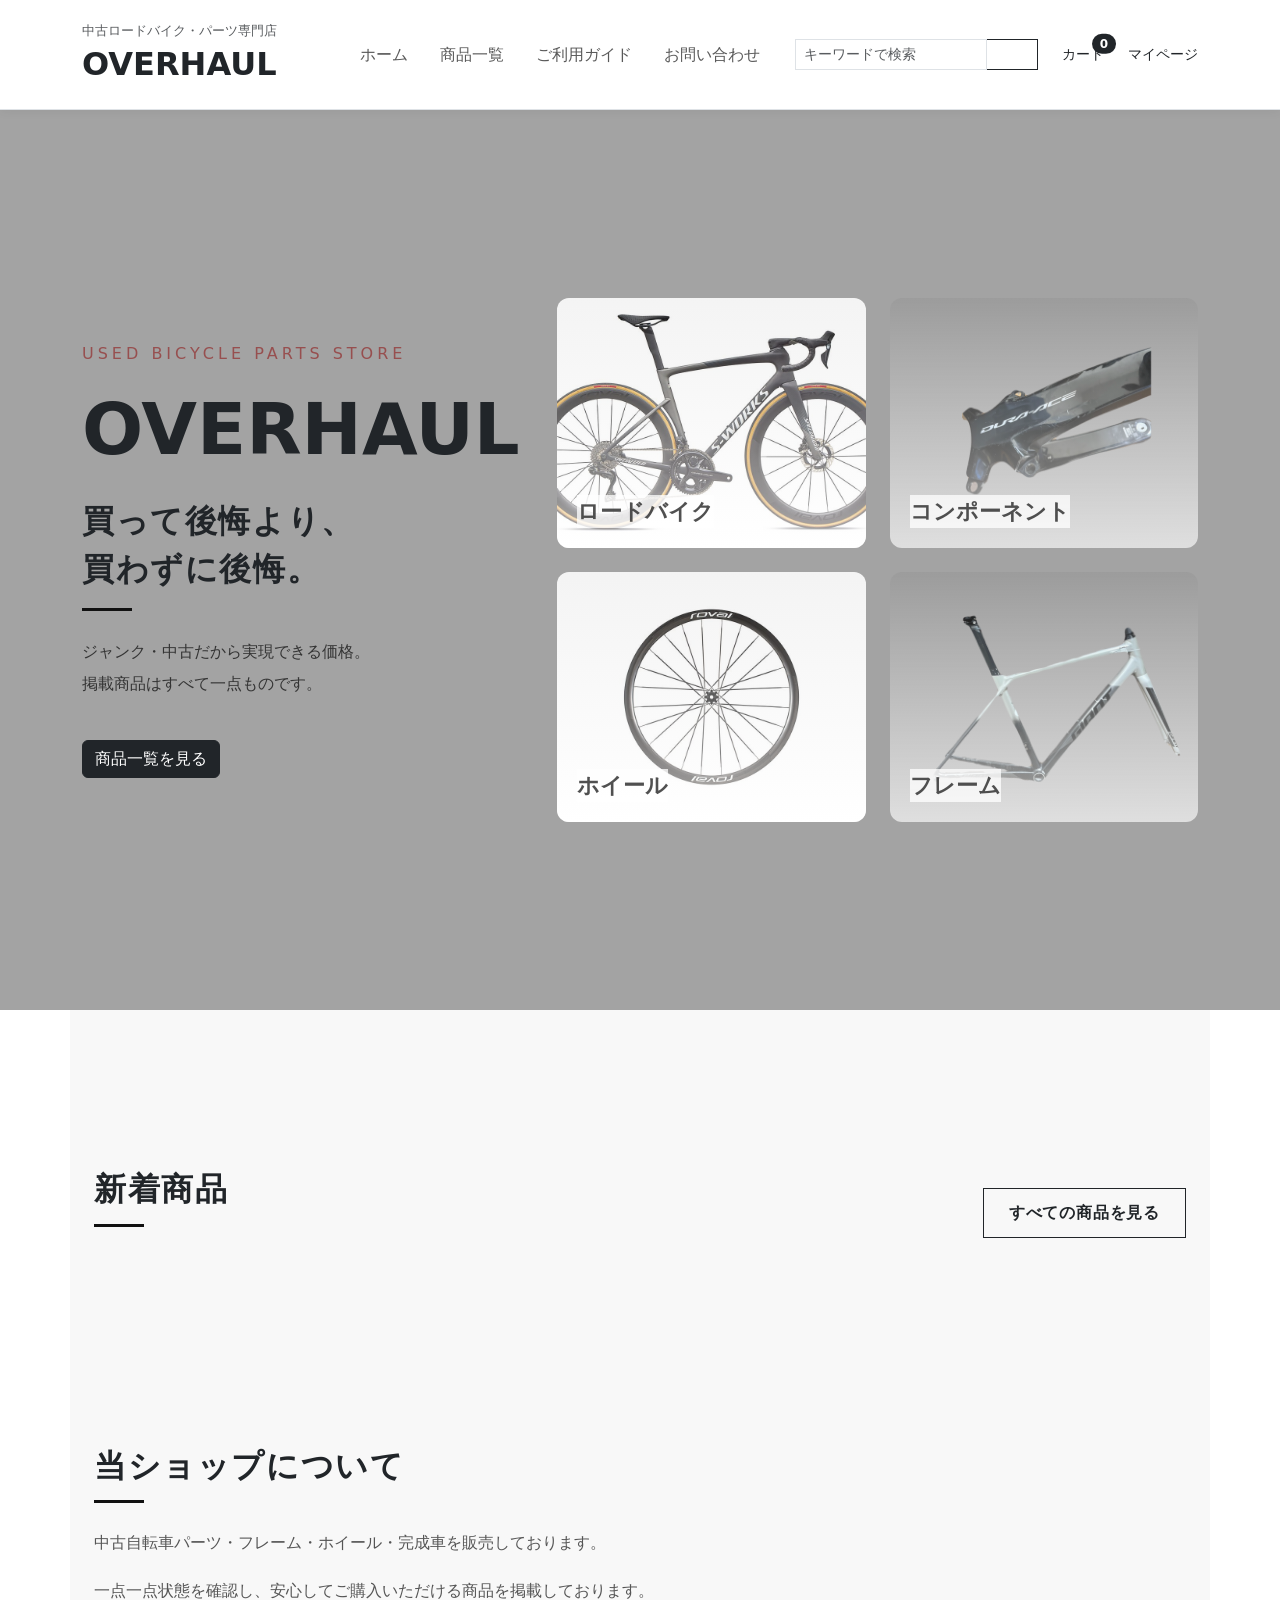
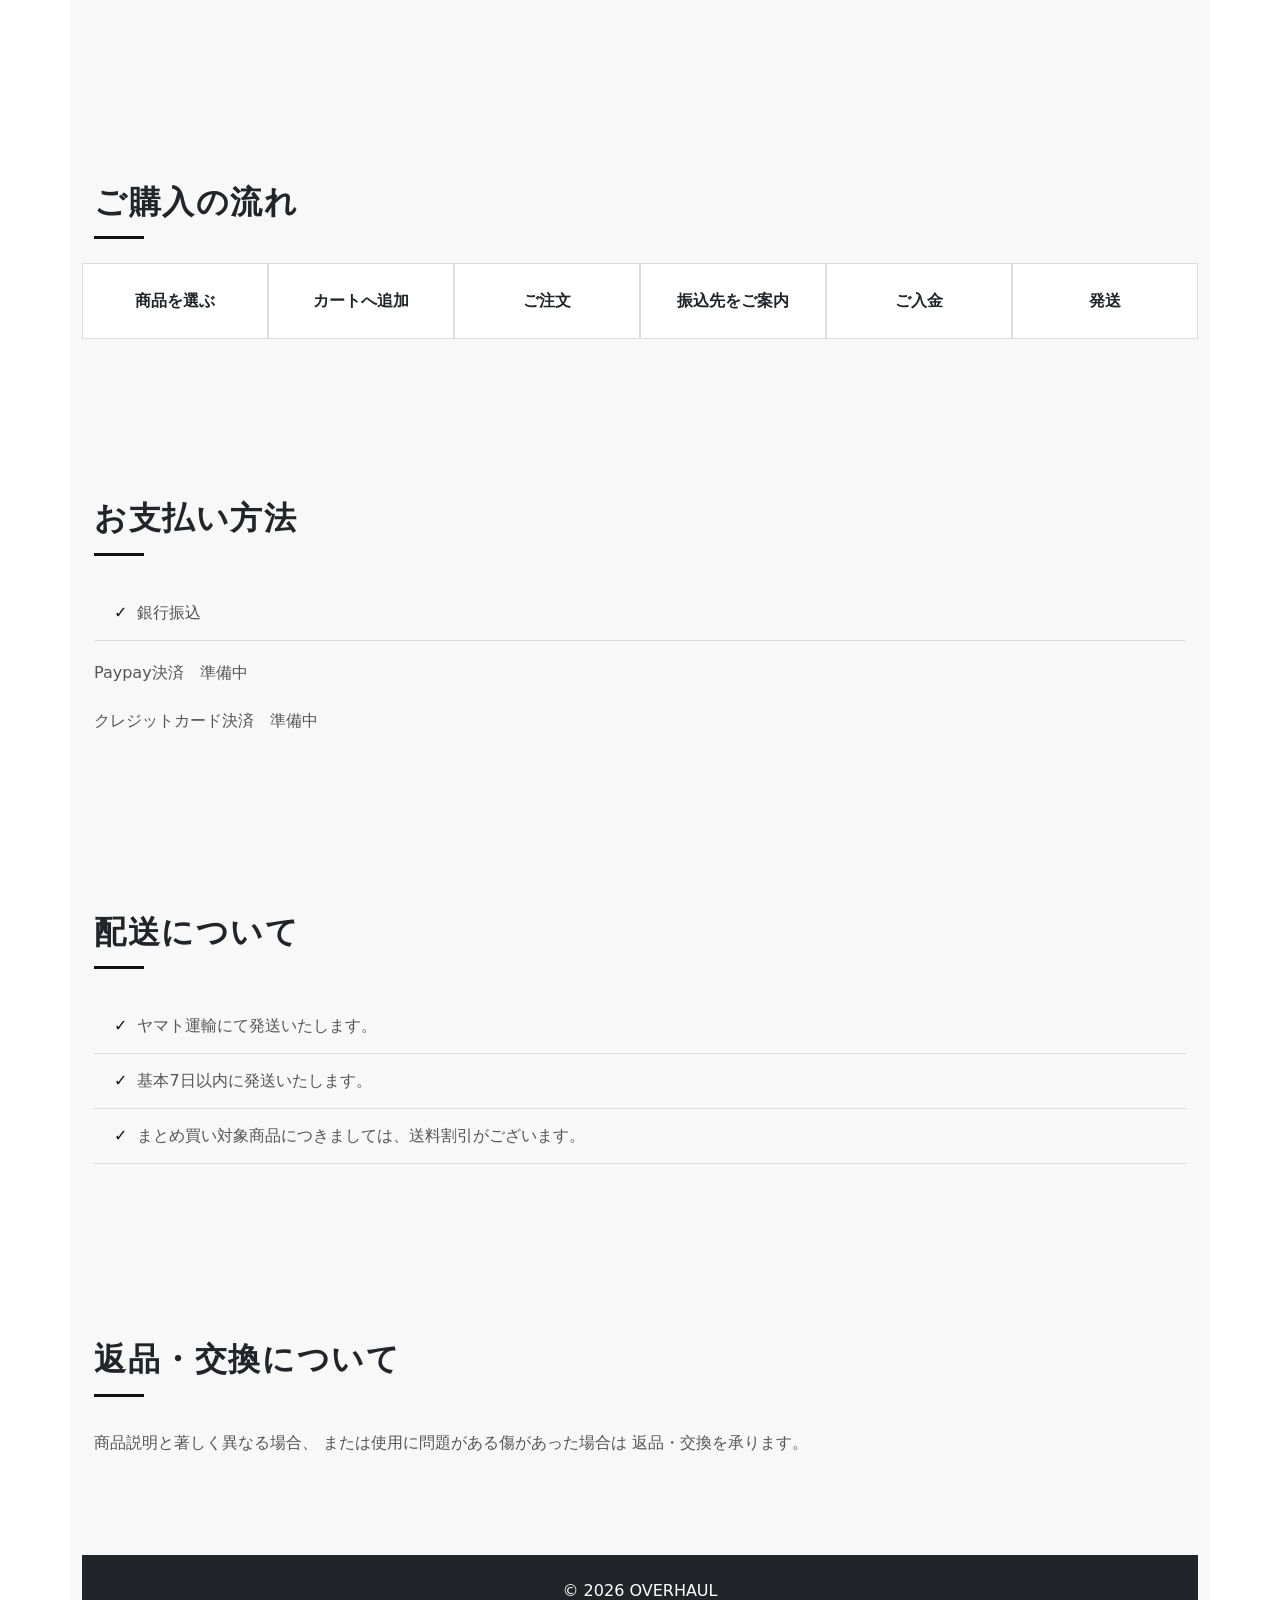
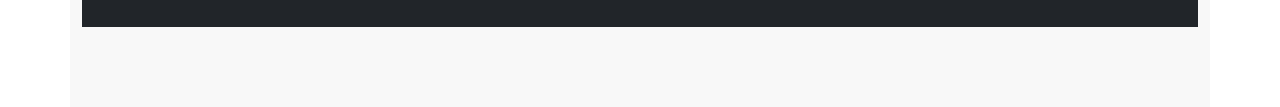
<file: ec-site/frontend/index.html>
<!DOCTYPE html>
<html lang="ja">

<head>
    <meta charset="UTF-8">
    <meta name="viewport" content="width=device-width, initial-scale=1.0">

    <title>OVERHAUL | 中古自転車パーツ専門店</title>

    <link href="https://cdn.jsdelivr.net/npm/bootstrap@5.3.7/dist/css/bootstrap.min.css" rel="stylesheet">
    <link rel="stylesheet" href="css/index.css">
    <link rel="stylesheet" href="css/nav.css">


</head>

<body>

    <!-- ナビゲーション -->
    <div id="navbar-container"></div>
    <!-- ヒーロー -->
    <section class="hero">

        <div class="container">

            <div class="row align-items-center gy-5">

                <!-- 左 -->
                <div class="col-lg-5">

                    <span class="hero-subtitle">
                        USED BICYCLE PARTS STORE
                    </span>

                    <h1>OVERHAUL</h1>

                    <h2>
                        買って後悔より、<br>
                        買わずに後悔。
                    </h2>

                    <p>
                        ジャンク・中古だから実現できる価格。<br>
                        掲載商品はすべて一点ものです。
                    </p>

                    <a href="products.html" class="btn btn-dark">
                        商品一覧を見る
                    </a>

                </div>

                <!-- 右 -->
                <div class="col-lg-7">

                    <div class="row g-4">

                        <div class="col-6">
                            <a href="products.html?category=ロードバイク" class="hero-category">
                                <img src="assets/images/hero/94927-02_TARMAC-SL9-SW-DI2-CARB-WHT_HERO.jpg" alt="ロードバイク">
                                <span>ロードバイク</span>
                            </a>
                        </div>

                        <div class="col-6">
                            <a href="products.html?category=コンポーネント" class="hero-category">
                                <img src="assets/images/hero/Dura-crank.png" alt="コンポーネント">
                                <span>コンポーネント</span>
                            </a>
                        </div>

                        <div class="col-6">
                            <a href="products.html?category=ホイール" class="hero-category">
                                <img src="assets/images/hero/30026-600_WHL_ALPINIST-CLX-III-700C-FRONT-GLOSS-CARBON-GLOSS_REAR-SIDE.jpg"
                                    alt="ホイール">
                                <span>ホイール</span>
                            </a>
                        </div>

                        <div class="col-6">
                            <a href="products.html?category=フレーム" class="hero-category">
                                <img src="assets/images/hero/road-frame.png" alt="フレーム">
                                <span>フレーム</span>
                            </a>
                        </div>

                    </div>

                </div>

            </div>

        </div>

    </section>







    <!-- 新着商品 -->

    <section class="container py-5">
        <section class="container py-5">

            <div class="d-flex justify-content-between align-items-center mb-4">

                <h2>新着商品</h2>

                <a href="products.html" class="btn btn-outline-dark">
                    すべての商品を見る
                </a>

            </div>

            <!-- 商品カード表示エリア -->
            <div class="row g-4" id="product-list">
            </div>

        </section>

        <!-- ショップ紹介 -->

        <section class="container py-5">

            <h2 class="mb-4">
                当ショップについて
            </h2>

            <p>

                中古自転車パーツ・フレーム・ホイール・完成車を販売しております。

            </p>

            <p>

                一点一点状態を確認し、安心してご購入いただける商品を掲載しております。

            </p>

        </section>

        <!-- ご購入の流れ -->

        <section class="container py-5">

            <h2 class="mb-4">

                ご購入の流れ

            </h2>

            <div class="row text-center">

                <div class="col-md-2">

                    商品を選ぶ

                </div>

                <div class="col-md-2">

                    カートへ追加

                </div>

                <div class="col-md-2">

                    ご注文

                </div>

                <div class="col-md-2">

                    振込先をご案内

                </div>

                <div class="col-md-2">

                    ご入金

                </div>

                <div class="col-md-2">

                    発送

                </div>

            </div>

        </section>

        <!-- お支払い -->

        <section class="container py-5">

            <h2>

                お支払い方法

            </h2>

            <ul>

                <li>銀行振込</li>

            </ul>

            <p>Paypay決済　準備中</p>
            <p>クレジットカード決済　準備中</p>
        </section>

        <!-- 配送 -->

        <section class="container py-5">

            <h2>

                配送について

            </h2>

            <ul>

                <li>ヤマト運輸にて発送いたします。</li>

                <li>基本7日以内に発送いたします。</li>

                <li>まとめ買い対象商品につきましては、送料割引がございます。</li>

            </ul>

        </section>

        <!-- 返品 -->

        <section class="container py-5">

            <h2>

                返品・交換について

            </h2>

            <p>

                商品説明と著しく異なる場合、
                または使用に問題がある傷があった場合は
                返品・交換を承ります。

            </p>

        </section>



        <!-- フッター -->

        <footer class="bg-dark text-white py-4">

            <div class="container text-center">

                © 2026 OVERHAUL

            </div>

        </footer>
        <script src="js/common.js"></script>
        <script src="js/index.js"></script>
        <script src="https://cdn.jsdelivr.net/npm/bootstrap@5.3.7/dist/js/bootstrap.bundle.min.js"></script>

</body>

</html>
</file>
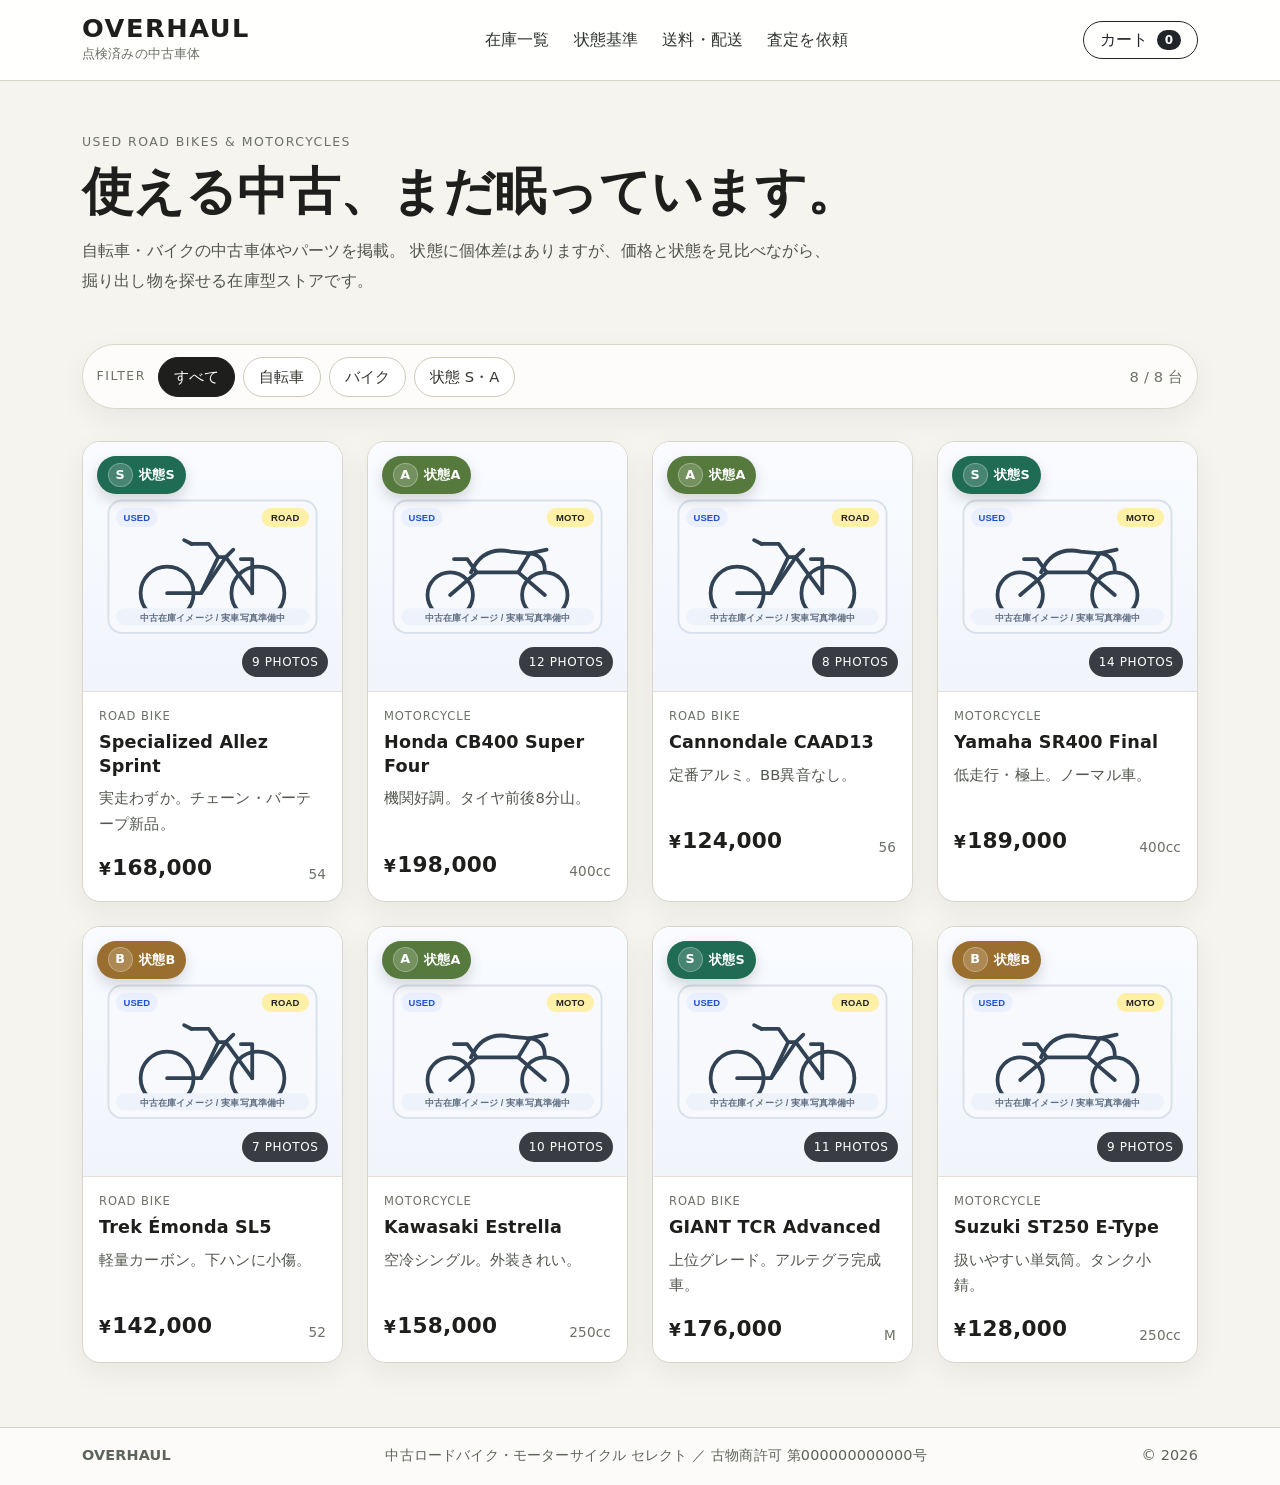
<file: 初期構成/mock.html>
<!DOCTYPE html>
<html lang="ja">

<head>
  <meta charset="UTF-8" />
  <meta name="viewport" content="width=device-width, initial-scale=1.0" />
  <title>OVERHAUL — 点検済みの中古車体</title>

  <!-- Bootstrap 5 -->
  <link href="https://cdn.jsdelivr.net/npm/bootstrap@5.3.3/dist/css/bootstrap.min.css" rel="stylesheet" />

  <style>
    :root {
      --bg: #f6f4ef;
      --panel: #ffffff;
      --line: #d9d5ca;
      --text: #1e1f1c;
      --muted: #6c7167;
      --accent: #2f5d50;
      --accent-2: #8a6430;
      --grade-s: #1f6b54;
      --grade-a: #567a3d;
      --grade-b: #9a6e2e;
      --grade-c: #8c4f39;
      --soft: #f1eee7;
      --shadow: 0 10px 30px rgba(0, 0, 0, .06);
      --radius: 18px;
      --ease: cubic-bezier(.2, .8, .2, 1);
    }

    body {
      background: var(--bg);
      color: var(--text);
      font-family:
        "Noto Sans JP",
        "Hiragino Sans",
        "Yu Gothic",
        "Meiryo",
        system-ui,
        -apple-system,
        sans-serif;
      letter-spacing: .01em;
    }

    a {
      color: inherit;
      text-decoration: none;
    }

    .mono {
      font-variant-numeric: tabular-nums;
      font-feature-settings: "tnum" 1;
    }

    .site-header {
      background: rgba(255, 255, 255, .92);
      backdrop-filter: blur(8px);
      border-bottom: 1px solid var(--line);
    }

    .brand {
      cursor: pointer;
      user-select: none;
    }

    .brand-main {
      font-size: 1.6rem;
      font-weight: 900;
      letter-spacing: .06em;
      line-height: 1;
    }

    .brand-sub {
      color: var(--muted);
      font-size: .82rem;
      margin-top: .15rem;
      display: block;
    }

    .nav-link-custom {
      color: #30352f;
      font-weight: 500;
      position: relative;
    }

    .nav-link-custom:hover {
      color: var(--accent);
    }

    .hero-box {
      padding: 3rem 0 2rem;
    }

    .eyebrow {
      display: inline-block;
      font-size: .78rem;
      text-transform: uppercase;
      letter-spacing: .12em;
      color: var(--muted);
      margin-bottom: .75rem;
    }

    .hero-title {
      font-size: clamp(2rem, 4vw, 3.3rem);
      line-height: 1.1;
      font-weight: 900;
      margin-bottom: 1rem;
    }

    .hero-copy {
      max-width: 760px;
      color: #4f544c;
      line-height: 1.9;
      font-size: 1rem;
    }

    .filter-bar {
      background: rgba(255, 255, 255, .78);
      border: 1px solid var(--line);
      border-radius: 999px;
      padding: .7rem .85rem;
      box-shadow: var(--shadow);
      margin-bottom: 2rem;
    }

    .filter-label {
      font-size: .78rem;
      color: var(--muted);
      letter-spacing: .12em;
      margin-right: .25rem;
      white-space: nowrap;
    }

    .chip {
      border-radius: 999px;
      border: 1px solid #cfc9bb;
      background: #fff;
      color: #34362f;
      padding: .5rem .95rem;
      font-size: .92rem;
      transition: .22s var(--ease);
    }

    .chip:hover {
      transform: translateY(-1px);
      border-color: var(--accent);
      color: var(--accent);
    }

    .chip.on {
      background: var(--text);
      border-color: var(--text);
      color: #fff;
    }

    .count-text {
      color: var(--muted);
      font-size: .92rem;
      white-space: nowrap;
    }

    .stock-card {
      border: 1px solid var(--line);
      border-radius: var(--radius);
      overflow: hidden;
      background: var(--panel);
      box-shadow: var(--shadow);
      cursor: pointer;
      transition: .28s var(--ease);
      opacity: 0;
      transform: translateY(14px);
      height: 100%;
    }

    .stock-card.in {
      opacity: 1;
      transform: translateY(0);
    }

    .stock-card:hover {
      transform: translateY(-4px);
      box-shadow: 0 18px 36px rgba(0, 0, 0, .09);
    }

    .stock-card:focus-visible {
      outline: 3px solid rgba(47, 93, 80, .22);
      outline-offset: 2px;
    }

    .shot {
      position: relative;
      background:
        linear-gradient(180deg, #f9fbff 0%, #f1f5fb 100%);
      padding: 1rem;
      border-bottom: 1px solid #e5e1d7;
      min-height: 250px;
      display: flex;
      align-items: center;
      justify-content: center;
    }

    .grade-badge {
      position: absolute;
      top: 14px;
      left: 14px;
      z-index: 2;
      display: inline-flex;
      align-items: center;
      gap: .4rem;
      padding: .42rem .68rem;
      border-radius: 999px;
      color: #fff;
      font-weight: 800;
      font-size: .8rem;
      box-shadow: 0 6px 14px rgba(0, 0, 0, .15);
    }

    .g-S .grade-badge {
      background: var(--grade-s);
    }

    .g-A .grade-badge {
      background: var(--grade-a);
    }

    .g-B .grade-badge {
      background: var(--grade-b);
    }

    .g-C .grade-badge {
      background: var(--grade-c);
    }

    .grade-dot {
      width: 1.55rem;
      height: 1.55rem;
      border-radius: 50%;
      display: grid;
      place-items: center;
      background: rgba(255, 255, 255, .18);
      border: 1px solid rgba(255, 255, 255, .28);
      font-size: .8rem;
      line-height: 1;
    }

    .photo-tag {
      position: absolute;
      right: 14px;
      bottom: 14px;
      z-index: 2;
      border-radius: 999px;
      padding: .36rem .6rem;
      background: rgba(32, 36, 42, .88);
      color: #fff;
      font-size: .75rem;
      letter-spacing: .05em;
    }

    .card-body-custom {
      padding: 1rem 1rem 1.05rem;
    }

    .card-type {
      color: var(--muted);
      text-transform: uppercase;
      letter-spacing: .08em;
      font-size: .72rem;
      margin-bottom: .35rem;
    }

    .card-title-custom {
      font-weight: 800;
      font-size: 1.1rem;
      line-height: 1.35;
      margin-bottom: .45rem;
    }

    .card-state {
      color: #53584f;
      font-size: .92rem;
      line-height: 1.7;
      min-height: 3.2em;
      margin-bottom: 1rem;
    }

    .card-foot {
      display: flex;
      justify-content: space-between;
      align-items: end;
      gap: 1rem;
    }

    .price {
      font-size: 1.35rem;
      font-weight: 900;
      letter-spacing: .01em;
    }

    .yen {
      font-size: .78em;
      margin-right: .08em;
    }

    .spec {
      color: var(--muted);
      font-size: .85rem;
    }

    .view {
      display: none;
    }

    .view.active {
      display: block;
    }

    .back-link {
      display: inline-flex;
      align-items: center;
      gap: .45rem;
      margin-bottom: 1rem;
      color: #495048;
      font-weight: 600;
      cursor: pointer;
    }

    .back-link:hover {
      color: var(--accent);
    }

    .detail-panel,
    .detail-side {
      background: var(--panel);
      border: 1px solid var(--line);
      border-radius: var(--radius);
      box-shadow: var(--shadow);
    }

    .detail-panel {
      padding: 1rem;
    }

    .main-shot {
      background: linear-gradient(180deg, #f9fbff 0%, #f2f6fb 100%);
      border: 1px solid #e4e0d6;
      border-radius: 16px;
      min-height: 360px;
      display: grid;
      place-items: center;
      padding: 1rem;
    }

    .thumb {
      background: linear-gradient(180deg, #f9fbff 0%, #f2f6fb 100%);
      border: 1px solid #ddd8cb;
      border-radius: 14px;
      padding: .5rem;
      cursor: pointer;
      transition: .2s var(--ease);
      min-height: 92px;
      display: grid;
      place-items: center;
    }

    .thumb.on,
    .thumb:hover {
      border-color: var(--accent);
      box-shadow: 0 0 0 2px rgba(47, 93, 80, .10) inset;
    }

    .detail-side {
      padding: 1.4rem;
    }

    .d-type {
      color: var(--muted);
      text-transform: uppercase;
      letter-spacing: .08em;
      font-size: .78rem;
      margin-bottom: .45rem;
    }

    .d-title {
      font-size: clamp(1.7rem, 3vw, 2.4rem);
      font-weight: 900;
      line-height: 1.2;
      margin-bottom: .55rem;
    }

    .d-year {
      color: #4f544c;
      margin-bottom: .9rem;
    }

    .d-price {
      font-size: 2rem;
      font-weight: 900;
      line-height: 1;
      margin-bottom: .3rem;
    }

    .d-tax {
      color: var(--muted);
      font-size: .9rem;
      margin-bottom: 1.25rem;
    }

    .facts {
      display: grid;
      grid-template-columns: repeat(3, 1fr);
      gap: .75rem;
      margin-bottom: 1.2rem;
    }

    .fact {
      border: 1px solid #e3ded2;
      background: #faf8f3;
      border-radius: 14px;
      padding: .85rem .9rem;
    }

    .fact .k {
      color: var(--muted);
      font-size: .76rem;
      margin-bottom: .28rem;
    }

    .fact .v {
      font-weight: 700;
      font-size: .95rem;
    }

    .karte {
      border: 1px solid #e1ddd1;
      border-radius: 16px;
      padding: 1rem;
      background: #fcfbf8;
      margin-bottom: 1.2rem;
    }

    .karte-head {
      display: flex;
      align-items: center;
      gap: 1rem;
      margin-bottom: 1rem;
    }

    .ring {
      position: relative;
      width: 64px;
      height: 64px;
      flex: 0 0 auto;
    }

    .ring svg {
      width: 64px;
      height: 64px;
      display: block;
    }

    .ring b {
      position: absolute;
      inset: 0;
      display: grid;
      place-items: center;
      font-size: 1.05rem;
      font-weight: 900;
    }

    .kt {
      font-weight: 800;
      margin-bottom: .2rem;
    }

    .kd {
      color: var(--muted);
      font-size: .9rem;
    }

    .krow {
      display: grid;
      grid-template-columns: 88px 1fr 1.4fr;
      gap: .8rem;
      align-items: center;
      padding: .7rem 0;
      border-top: 1px dashed #ddd6c8;
    }

    .krow:first-of-type {
      border-top: 0;
    }

    .cat {
      font-weight: 700;
      font-size: .92rem;
    }

    .meter {
      height: 10px;
      border-radius: 999px;
      background: #e7e2d7;
      overflow: hidden;
      position: relative;
    }

    .meter i {
      display: block;
      width: 0;
      height: 100%;
      border-radius: inherit;
      background: linear-gradient(90deg, var(--accent) 0%, #87a278 100%);
      transition: width 1s var(--ease);
    }

    .note {
      color: #4f544c;
      font-size: .9rem;
      line-height: 1.55;
    }

    .desc,
    .ship {
      border: 1px solid #e3ded2;
      border-radius: 16px;
      padding: 1rem;
      background: #fff;
      margin-bottom: 1rem;
    }

    .desc h3,
    .ship h3 {
      font-size: 1rem;
      font-weight: 800;
      margin-bottom: .85rem;
    }

    .desc ul {
      margin: 0;
      padding-left: 1.2rem;
      line-height: 1.9;
      color: #454b43;
    }

    .ship-row {
      display: flex;
      justify-content: space-between;
      gap: 1rem;
      padding: .55rem 0;
      border-top: 1px dashed #ddd6c8;
    }

    .ship-row:first-of-type {
      border-top: 0;
      padding-top: 0;
    }

    .ship-row .sv {
      font-weight: 700;
    }

    .small-note {
      color: var(--muted);
      font-size: .88rem;
      margin-top: .7rem;
      margin-bottom: 0;
      line-height: 1.7;
    }

    .cta {
      display: flex;
      gap: .75rem;
      flex-wrap: wrap;
      margin-top: 1.1rem;
    }

    .btn-main {
      border: 0;
      background: var(--text);
      color: #fff;
      font-weight: 700;
      border-radius: 999px;
      padding: .95rem 1.4rem;
      transition: .22s var(--ease);
    }

    .btn-main:hover {
      background: #32352f;
      transform: translateY(-1px);
    }

    .btn-ghost {
      border: 1px solid #cbc5b8;
      background: #fff;
      color: var(--text);
      font-weight: 700;
      border-radius: 999px;
      padding: .95rem 1rem;
      min-width: 58px;
      transition: .22s var(--ease);
    }

    .btn-ghost:hover {
      border-color: var(--accent);
      color: var(--accent);
      transform: translateY(-1px);
    }

    .site-footer {
      border-top: 1px solid var(--line);
      margin-top: 4rem;
      background: rgba(255, 255, 255, .7);
    }

    .footer-inner {
      color: #5d645b;
      font-size: .9rem;
      padding: 1.1rem 0;
    }

    .svg-art {
      width: 100%;
      max-width: 380px;
      height: auto;
      display: block;
    }

    @media (max-width: 991.98px) {
      .facts {
        grid-template-columns: 1fr;
      }

      .krow {
        grid-template-columns: 1fr;
        gap: .45rem;
      }

      .main-shot {
        min-height: 280px;
      }
    }

    @media (max-width: 575.98px) {
      .filter-bar {
        border-radius: 24px;
      }

      .hero-box {
        padding-top: 2rem;
      }

      .shot {
        min-height: 220px;
      }

      .d-price {
        font-size: 1.7rem;
      }
    }
  </style>
</head>

<body>

  <!-- Header -->
  <header class="site-header sticky-top">
    <div class="container py-3">
      <div class="d-flex align-items-center justify-content-between gap-3 flex-wrap">
        <div class="brand" onclick="showListing()" tabindex="0" role="button" aria-label="トップへ">
          <div class="brand-main">OVERHAUL</div>
          <small class="brand-sub">点検済みの中古車体</small>
        </div>

        <nav class="d-none d-lg-flex align-items-center gap-4">
          <a href="javascript:void(0)" class="nav-link-custom" onclick="showListing()">在庫一覧</a>
          <a href="javascript:void(0)" class="nav-link-custom" onclick="showListing()">状態基準</a>
          <a href="javascript:void(0)" class="nav-link-custom" onclick="showListing()">送料・配送</a>
          <a href="javascript:void(0)" class="nav-link-custom" onclick="showListing()">査定を依頼</a>
        </nav>

        <button class="btn btn-outline-dark rounded-pill px-3">
          カート <span class="badge text-bg-dark rounded-pill ms-1 mono">0</span>
        </button>
      </div>
    </div>
  </header>

  <!-- LISTING -->
  <section id="listing" class="view active">
    <div class="container">
      <div class="hero-box">
        <div class="eyebrow">Used road bikes &amp; motorcycles</div>
        <h1 class="hero-title">使える中古、まだ眠っています。</h1>
        <p class="hero-copy">
          自転車・バイクの中古車体やパーツを掲載。
          状態に個体差はありますが、価格と状態を見比べながら、
          掘り出し物を探せる在庫型ストアです。
        </p>
      </div>

      <div class="filter-bar d-flex flex-wrap align-items-center gap-2" id="filters">
        <span class="filter-label">FILTER</span>
        <button class="chip on" data-f="all" type="button">すべて</button>
        <button class="chip" data-f="自転車" type="button">自転車</button>
        <button class="chip" data-f="バイク" type="button">バイク</button>
        <button class="chip" data-f="topgrade" type="button">状態 S・A</button>
        <span class="count-text ms-auto" id="count"></span>
      </div>

      <div class="row g-4" id="grid"></div>
    </div>
  </section>

  <!-- DETAIL -->
  <section id="detail" class="view py-4 py-lg-5">
    <div class="container">
      <a class="back-link" onclick="showListing()" tabindex="0" role="button">
        <span>←</span> 在庫一覧へ戻る
      </a>

      <div class="row g-4 align-items-start">
        <div class="col-lg-6">
          <div class="detail-panel">
            <div class="main-shot" id="mainShot"></div>
            <div class="row g-2 mt-2" id="thumbs"></div>
          </div>
        </div>

        <div class="col-lg-6">
          <div class="detail-side" id="info"></div>
        </div>
      </div>
    </div>
  </section>

  <footer class="site-footer">
    <div class="container">
      <div class="footer-inner d-flex flex-column flex-lg-row justify-content-between gap-2">
        <span class="mono fw-bold">OVERHAUL</span>
        <span>中古ロードバイク・モーターサイクル セレクト ／ 古物商許可 第000000000000号</span>
        <span class="mono">© 2026</span>
      </div>
    </div>
  </footer>
<script src = "js/main.js"></script>

</body>

</html>
</file>
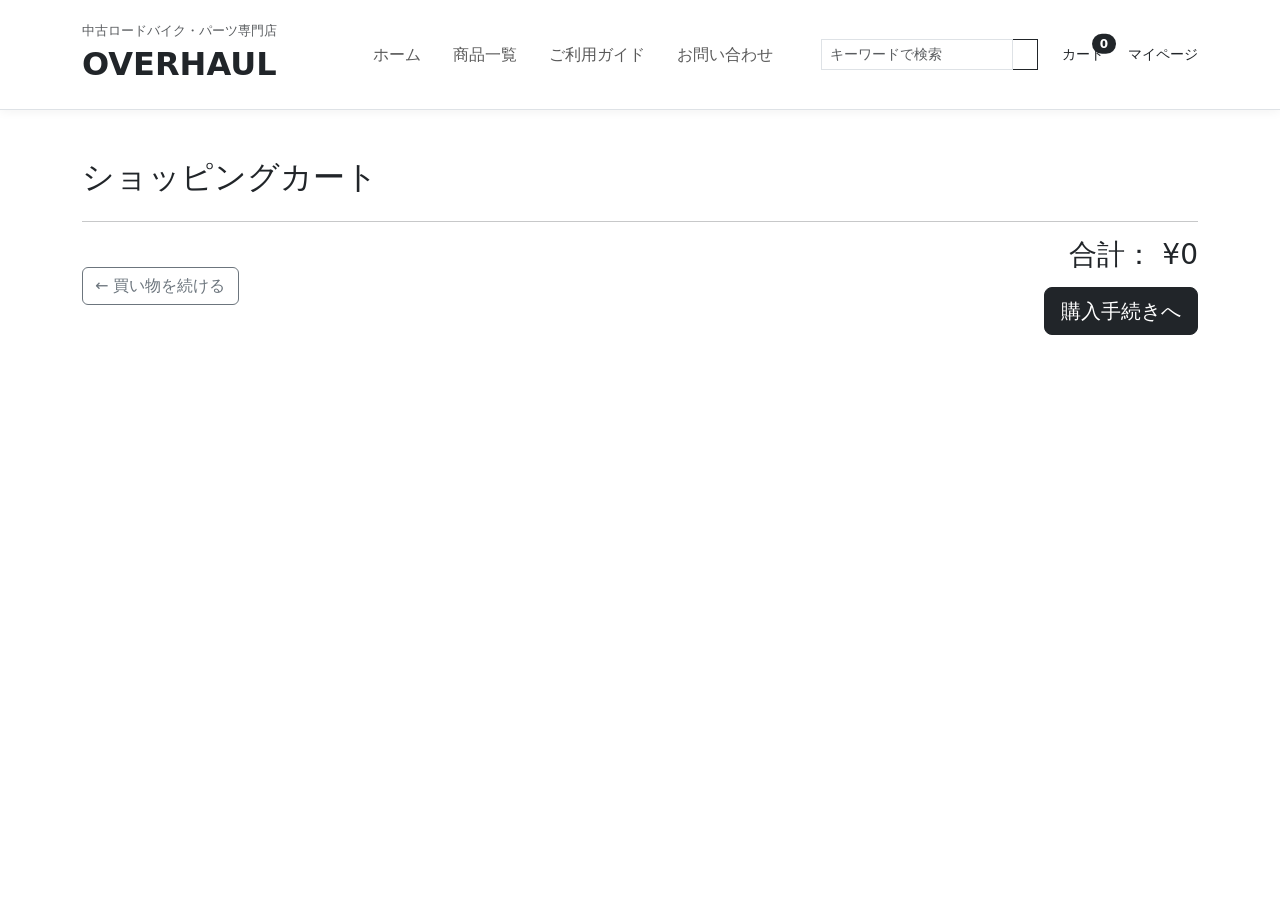
<file: ec-site/frontend/cart.html>
<!DOCTYPE html>
<html lang="ja">

<head>
    <meta charset="UTF-8">
    <meta name="viewport" content="width=device-width, initial-scale=1.0">
    <title>カート | OVERHAUL</title>

    <link href="https://cdn.jsdelivr.net/npm/bootstrap@5.3.7/dist/css/bootstrap.min.css" rel="stylesheet">
    <link rel="stylesheet" href="css/nav.css">
</head>

<body>

  
    <!-- ナビゲーション -->
    <div id="navbar-container"></div>
    
    <div class="container mt-5">

        <h2 class="mb-4">
            ショッピングカート
        </h2>

        <div id="cart-items"></div>

        <hr>

        <div class="d-flex justify-content-between align-items-center flex-wrap">

            <a href="products.html" class="btn btn-outline-secondary">

                ← 買い物を続ける

            </a>

            <div class="text-end">

                <h3>
                    合計：
                    <span id="cart-total">
                        ¥0
                    </span>
                </h3>

                <button class="btn btn-dark btn-lg mt-2">
                    購入手続きへ
                </button>

            </div>

        </div>

    </div>
    <script src="js/common.js"></script>

    <script src="js/cart.js"></script>

    <script src="https://cdn.jsdelivr.net/npm/bootstrap@5.3.7/dist/js/bootstrap.bundle.min.js"></script>

</body>

</html>
</file>
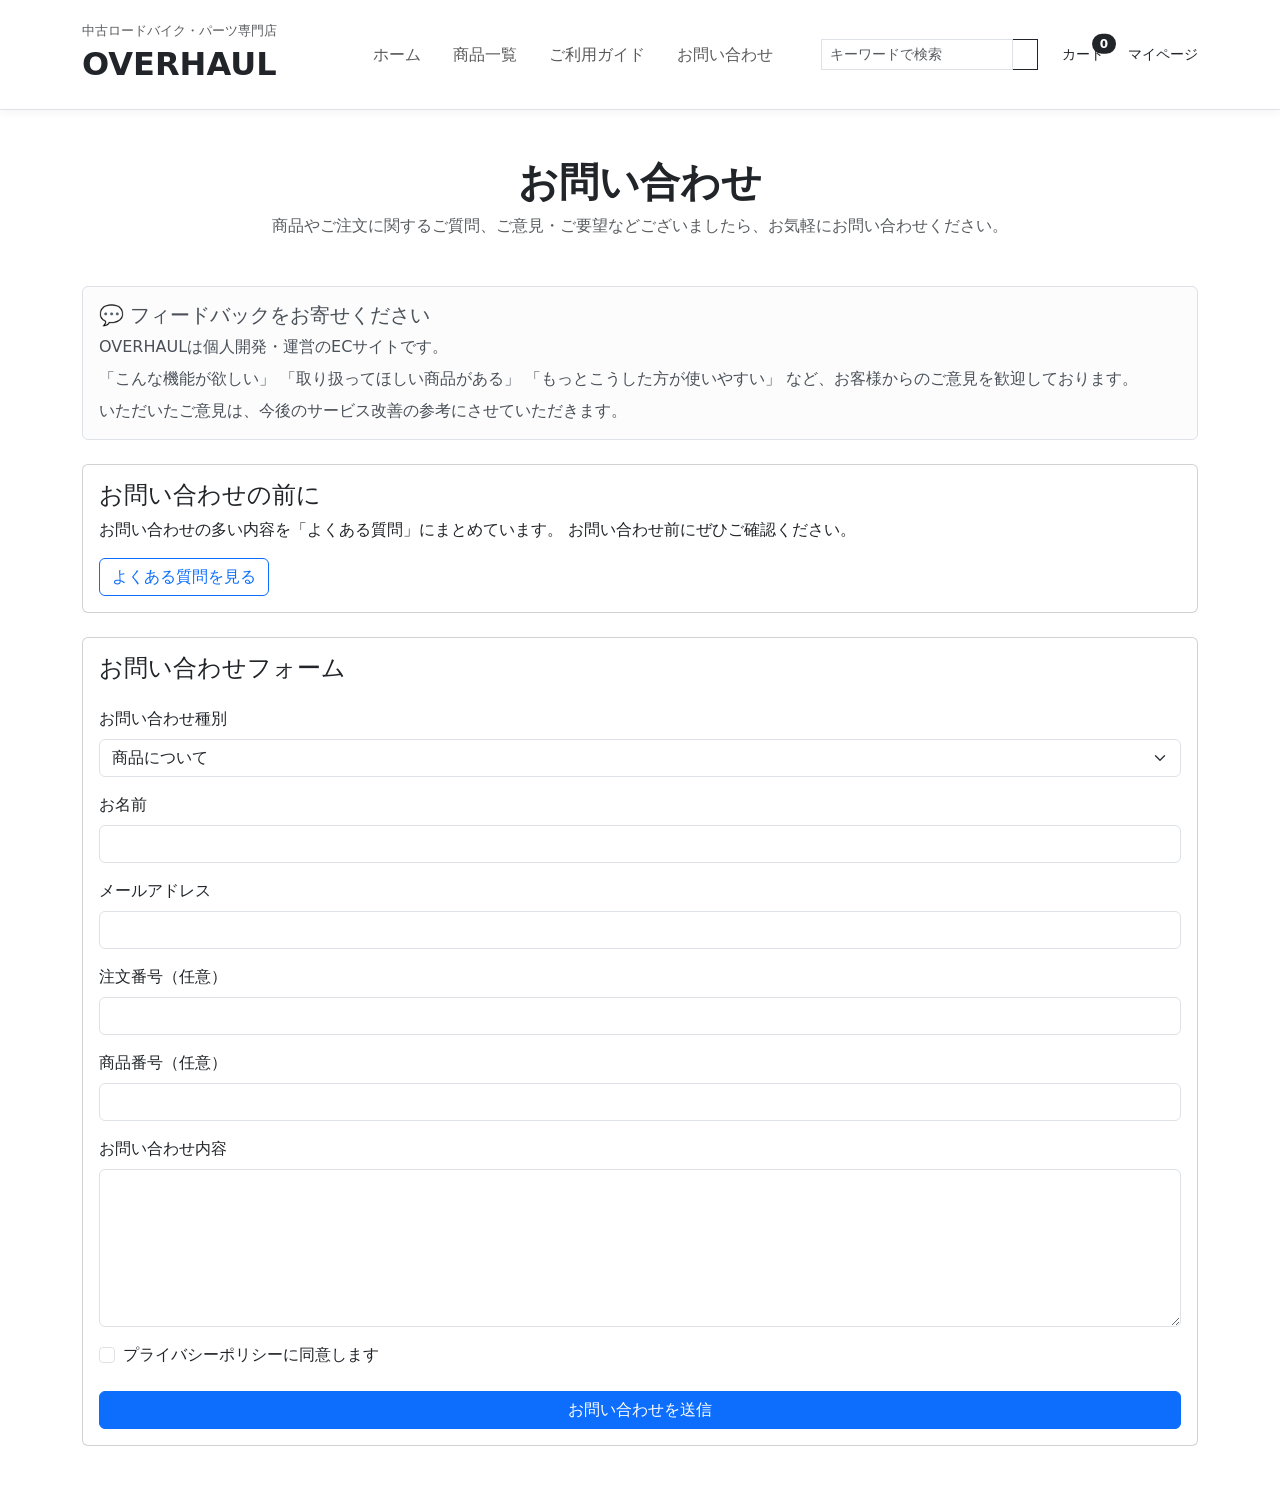
<file: ec-site/frontend/contact.html>
<!DOCTYPE html>
<html lang="ja">

<head>
    <meta charset="UTF-8">
    <meta name="viewport" content="width=device-width, initial-scale=1.0">
    <title>お問い合わせ | OVERHAUL</title>

    <link href="https://cdn.jsdelivr.net/npm/bootstrap@5.3.7/dist/css/bootstrap.min.css" rel="stylesheet">
        <link rel="stylesheet" href="css/nav.css">

</head>

<body>

    <!-- ナビゲーション -->
    <div id="navbar-container"></div>

    <main class="container py-5">

        <div class="text-center mb-5">
            <h1 class="fw-bold">お問い合わせ</h1>
            <p class="text-muted">
                商品やご注文に関するご質問、ご意見・ご要望などございましたら、お気軽にお問い合わせください。
            </p>
        </div>

        <!-- フィードバック -->
        <div class="alert alert-light border mb-4">
            <h5>💬 フィードバックをお寄せください</h5>

            <p class="mb-2">
                OVERHAULは個人開発・運営のECサイトです。
            </p>

            <p class="mb-2">
                「こんな機能が欲しい」
                「取り扱ってほしい商品がある」
                「もっとこうした方が使いやすい」
                など、お客様からのご意見を歓迎しております。
            </p>

            <p class="mb-0">
                いただいたご意見は、今後のサービス改善の参考にさせていただきます。
            </p>
        </div>

        <!-- FAQ -->
        <div class="card mb-4">
            <div class="card-body">

                <h4>お問い合わせの前に</h4>

                <p class="mb-3">
                    お問い合わせの多い内容を「よくある質問」にまとめています。
                    お問い合わせ前にぜひご確認ください。
                </p>

                <a href="faq.html" class="btn btn-outline-primary">
                    よくある質問を見る
                </a>

            </div>
        </div>

        <!-- フォーム -->
        <div class="card">
            <div class="card-body">

                <h4 class="mb-4">お問い合わせフォーム</h4>

                <form>

                    <div class="mb-3">
                        <label class="form-label">お問い合わせ種別</label>

                        <select class="form-select">
                            <option>商品について</option>
                            <option>適合確認</option>
                            <option>商品状態について</option>
                            <option>在庫確認</option>
                            <option>注文について</option>
                            <option>配送・送料</option>
                            <option>お支払いについて</option>
                            <option>返品・交換</option>
                            <option>ご意見・ご要望</option>
                            <option>その他</option>
                        </select>
                    </div>

                    <div class="mb-3">
                        <label class="form-label">お名前</label>
                        <input type="text" class="form-control">
                    </div>

                    <div class="mb-3">
                        <label class="form-label">メールアドレス</label>
                        <input type="email" class="form-control">
                    </div>

                    <div class="mb-3">
                        <label class="form-label">注文番号（任意）</label>
                        <input type="text" class="form-control">
                    </div>

                    <div class="mb-3">
                        <label class="form-label">商品番号（任意）</label>
                        <input type="text" class="form-control">
                    </div>

                    <div class="mb-3">
                        <label class="form-label">お問い合わせ内容</label>
                        <textarea class="form-control" rows="6"></textarea>
                    </div>

                    <div class="form-check mb-4">
                        <input class="form-check-input" type="checkbox" id="agree">
                        <label class="form-check-label" for="agree">
                            プライバシーポリシーに同意します
                        </label>
                    </div>

                    <button class="btn btn-primary w-100">
                        お問い合わせを送信
                    </button>

                </form>

            </div>
        </div>

    </main>

    <script src="js/common.js"></script>

    <script src="https://cdn.jsdelivr.net/npm/bootstrap@5.3.7/dist/js/bootstrap.bundle.min.js"></script>
</body>

</html>
</file>
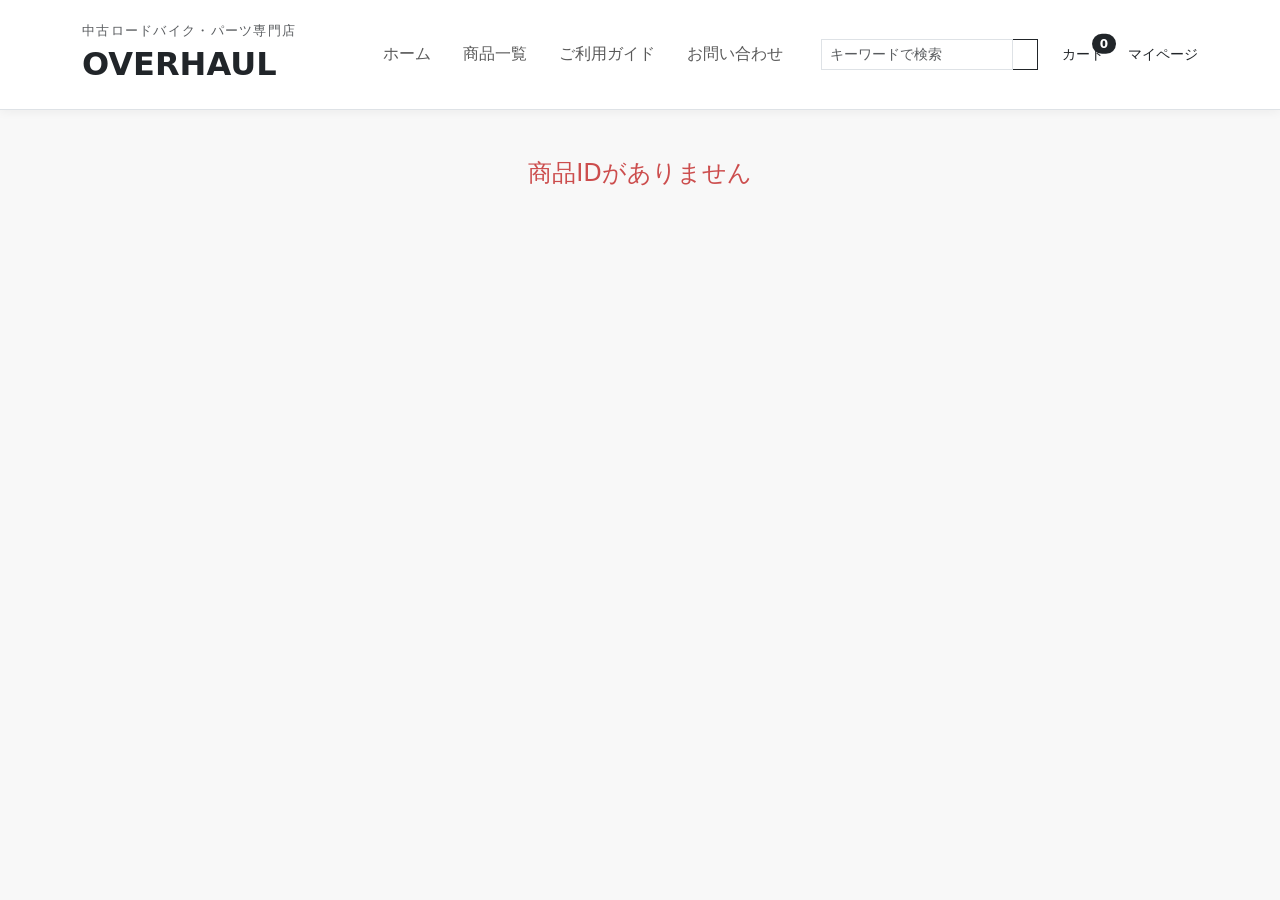
<file: ec-site/frontend/product.html>
<!DOCTYPE html>
<html lang="ja">

<head>
    <meta charset="UTF-8">
    <meta name="viewport" content="width=device-width, initial-scale=1.0">
    <title>商品詳細 | OVERHAUL</title>

    <link href="https://cdn.jsdelivr.net/npm/bootstrap@5.3.7/dist/css/bootstrap.min.css" rel="stylesheet">
    <link rel="stylesheet" href="css/nav.css">
    <link rel="stylesheet" href="css/product.css">

</head>

<body>
    <!-- ナビゲーション -->
    <div id="navbar-container"></div>
    <main class="container py-5">

        <div id="product-detail" class="row g-4"></div>

    </main>

    <script src="js/common.js"></script>
    <script src="js/product.js"></script>
    <script src="https://cdn.jsdelivr.net/npm/bootstrap@5.3.7/dist/js/bootstrap.bundle.min.js"></script>

</body>

</html>
</file>
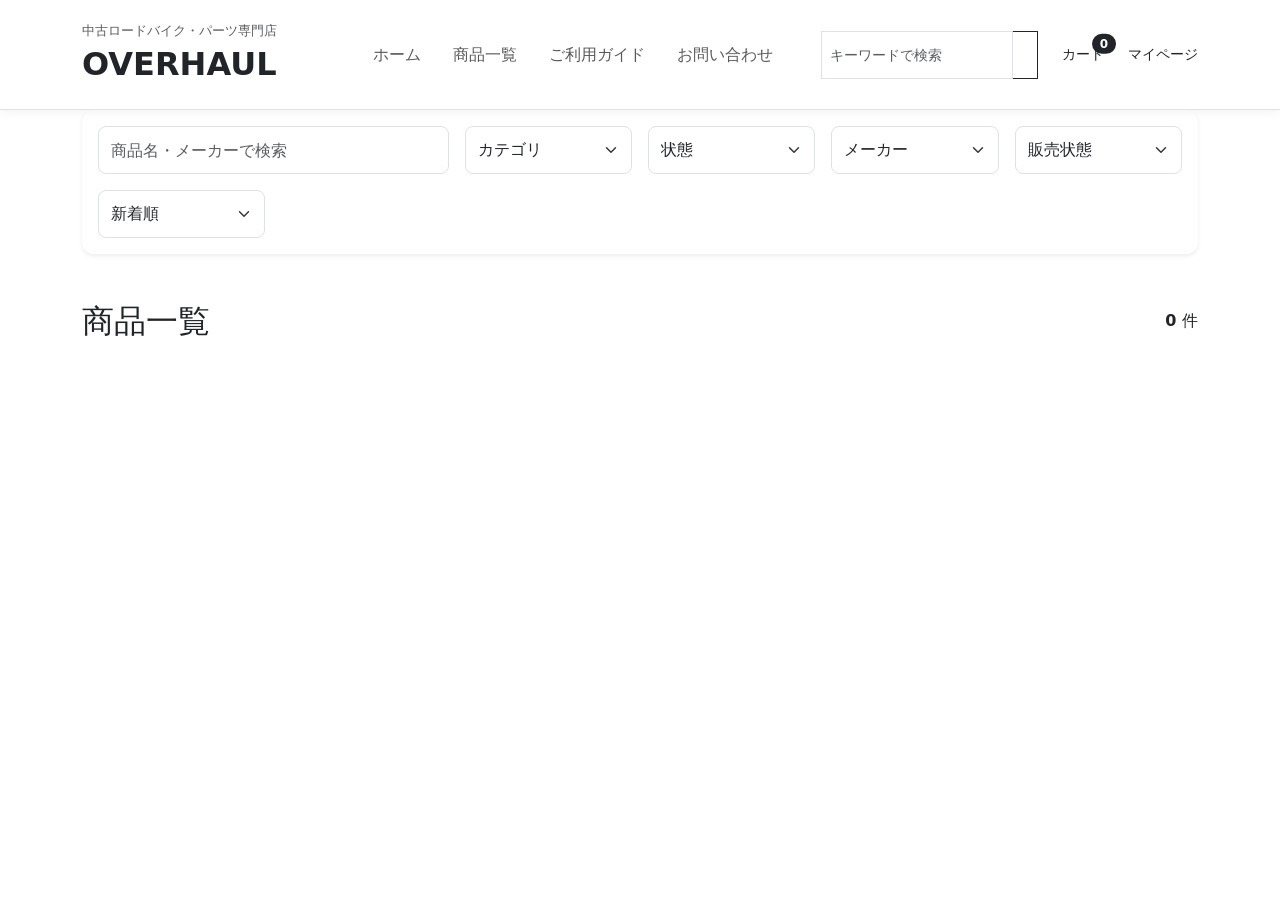
<file: ec-site/frontend/products.html>
<!DOCTYPE html>
<html lang="ja">

<head>

    <meta charset="UTF-8">

    <meta name="viewport" content="width=device-width, initial-scale=1.0">

    <title>商品一覧 | OVERHAUL</title>

    <link href="https://cdn.jsdelivr.net/npm/bootstrap@5.3.7/dist/css/bootstrap.min.css" rel="stylesheet">

    <link rel="stylesheet" href="css/nav.css">
    <link rel="stylesheet" href="css/products.css">

</head>

<body>

    <!-- ナビゲーション -->
    <div id="navbar-container"></div>

    <main>


        <!-- 検索・フィルター -->
        <section class="container mb-5">

            <div class="card shadow-sm border-0">

                <div class="card-body">

                    <div class="row g-3">

                        <!-- キーワード -->
                        <div class="col-lg-4">

                            <input type="text" id="search" class="form-control" placeholder="商品名・メーカーで検索">

                        </div>

                        <!-- カテゴリ -->
                        <div class="col-lg-2">

                            <select id="category" class="form-select">

                                <option value="">
                                    カテゴリ
                                </option>

                            </select>

                        </div>

                        <!-- 商品状態 -->

                        <div class="col-lg-2">

                            <select id="condition" class="form-select">

                                <option value="">
                                    状態
                                </option>

                                <option value="A">
                                    A 美品
                                </option>

                                <option value="B">
                                    B 良品
                                </option>

                                <option value="C">
                                    C ジャンク
                                </option>

                            </select>

                        </div>

                        <!-- メーカー -->
                        <div class="col-lg-2">

                            <select id="manufacturer" class="form-select">

                                <option value="">
                                    メーカー
                                </option>

                            </select>

                        </div>

                        <!-- 販売状態 -->
                        <div class="col-lg-2">

                            <select id="status" class="form-select">

                                <option value="">
                                    販売状態
                                </option>

                                <option value="available">
                                    販売中
                                </option>

                                <option value="reserved">
                                    入金待ち
                                </option>

                                <option value="sold">
                                    売り切れ
                                </option>

                            </select>

                        </div>

                        <!-- 並び順 -->
                        <div class="col-lg-2">

                            <select id="sort" class="form-select">

                                <option value="new">
                                    新着順
                                </option>

                                <option value="priceAsc">
                                    価格が安い順
                                </option>

                                <option value="priceDesc">
                                    価格が高い順
                                </option>

                            </select>

                        </div>

                    </div>

                </div>

            </div>

        </section>

        <!-- 件数 -->
        <section class="container">

            <div class="d-flex justify-content-between align-items-center mb-4">

                <h2 class="mb-0">

                    商品一覧

                </h2>

                <p class="mb-0">

                    <strong id="count">

                        0

                    </strong>

                    件

                </p>

            </div>

            <!-- 商品一覧 -->
            <div class="row g-4" id="product-list">

            </div>

            <!-- ページネーション -->
            <nav class="mt-5">

                <ul class="pagination justify-content-center" id="pagination">

                </ul>

            </nav>

        </section>

    </main>

    <!-- フッター -->
    <div id="footer"></div>

    <!-- JS -->
    <script src="https://cdn.jsdelivr.net/npm/bootstrap@5.3.7/dist/js/bootstrap.bundle.min.js"></script>

    <script src="js/common.js"></script>

    <script src="js/products.js"></script>

</body>

</html>
</file>
<file: ec-site/frontend/css/index.css>
/* =========================
   Hero
========================= */

.hero {

    min-height: 100vh;

    display: flex;

    align-items: center;

    background: #a3a3a3;

}

.hero-subtitle {

    display: block;

    color: #974f4f;

    letter-spacing: 4px;

    margin-bottom: 20px;

}

.hero h1 {

    font-size: 4.5rem;

    font-weight: 900;

    margin-bottom: 25px;

}

.hero h2 {

    font-size: 2rem;

    line-height: 1.5;

    margin-bottom: 25px;

}

.hero p {

    color: #343434;

    margin-bottom: 40px;

}

/* =========================
   HERO Animation
========================= */


/* 初期状態 */
.hero-subtitle,
.hero h1,
.hero h2,
.hero p,
.hero .btn {

    opacity:0;

    transform:translateY(30px);

    animation:heroFadeUp .8s ease forwards;

}


/* 順番 */
.hero-subtitle{

    animation-delay:.2s;

}


.hero h1{

    animation-delay:.35s;

}


.hero h2{

    animation-delay:.5s;

}


.hero p{

    animation-delay:.65s;

}


.hero .btn{

    animation-delay:.8s;

}



/* 上方向フェード */
@keyframes heroFadeUp{

    from{

        opacity:0;

        transform:translateY(30px);

    }


    to{

        opacity:1;

        transform:translateY(0);

    }

}



/* =========================
   Category Card Animation
========================= */


.hero-category{

    opacity:0;

    transform:translateY(40px);

    animation:categoryShow .8s ease forwards;

}


/* 左上から順番 */
.hero-category:nth-child(1){

    animation-delay:.4s;

}

.hero-category:nth-child(2){

    animation-delay:.55s;

}

.hero-category:nth-child(3){

    animation-delay:.7s;

}

.hero-category:nth-child(4){

    animation-delay:.85s;

}



@keyframes categoryShow{


    from{

        opacity:0;

        transform:translateY(40px);

    }


    to{

        opacity:1;

        transform:translateY(0);

    }

}

/* =========================
   Category Card
========================= */

.hero-category {

    position: relative;

    display: block;

    overflow: hidden;

    border-radius: 12px;

}

.hero-category img {

    width: 100%;

    height: 250px;

    object-fit: cover;

    transition: .4s;

}

.hero-category:hover img {

    transform: scale(1.05);

}

.hero-category::after {

    content: "";

    position: absolute;

    inset: 0;

    background: linear-gradient(to top,
            rgba(255, 255, 255, 0.65),
            rgba(34, 34, 34, 0.05));

}

.hero-category span {

    position: absolute;

    left: 20px;

    bottom: 20px;

    color: #343434dc;

    font-size: 1.4rem;

    font-weight: 700;

    z-index: 2;

    background: rgba(255, 255, 255, .75);

}


/* セクション共通 */
section.container {
    padding-top: 80px !important;
    padding-bottom: 80px !important;
}


/* 見出し */
section h2 {

    font-size: 2rem;
    font-weight: 700;
    letter-spacing: 0.05em;
    position: relative;
    margin-bottom: 30px;

}


/* 見出し下ライン */
section h2::after {

    content: "";

    display: block;

    width: 50px;

    height: 3px;

    background: #111;

    margin-top: 15px;

}


/* =====================
   新着商品
===================== */


#product-list {

    margin-top: 30px;

}


/* 商品一覧カード */
#product-list .card {

    border: none;

    border-radius: 0;

    overflow: hidden;

    background: #fff;

    transition: .3s;

}


/* ホバー */
#product-list .card:hover {

    transform: translateY(-5px);

    box-shadow: 0 15px 30px rgba(0, 0, 0, .12);

}


/* 商品画像 */
#product-list img {

    aspect-ratio: 4 / 3;

    object-fit: cover;

}



/* =====================
   ショップ紹介
===================== */


section p {

    color: #555;

    line-height: 2;

    font-size: 1rem;

}


/* 紹介エリア背景 */
section:nth-of-type(2) {

    background: #f8f8f8;

}



/* =====================
   購入フロー
===================== */


.row.text-center>div {

    position: relative;

    padding: 25px 10px;

    border: 1px solid #ddd;

    background: white;

    font-weight: 600;

}


/* 番号風 */
.row.text-center>div::before {

    content: attr(data-step);

}


/* hover */
.row.text-center>div:hover {

    background: #111;

    color: white;

    transition: .3s;

}



/* =====================
   支払い・配送・返品
===================== */


section ul {

    list-style: none;

    padding-left: 0;

}


section ul li {

    padding: 15px 20px;

    border-bottom: 1px solid #ddd;

    color: #555;

}


/* リストアイコン */
section ul li::before {

    content: "✓";

    margin-right: 10px;

    color: #111;

    font-weight: bold;

}



/* =====================
   ボタン
===================== */


.btn-outline-dark {

    border-radius: 0;

    padding: 12px 25px;

    font-weight: 600;

    letter-spacing: .05em;

}


.btn-outline-dark:hover {

    background: #111;

    color: #fff;

}



/* =====================
   スマホ対応
===================== */


@media(max-width:768px) {


    section.container {

        padding-top: 50px !important;

        padding-bottom: 50px !important;

    }


    section h2 {

        font-size: 1.5rem;

    }


    .d-flex.justify-content-between {

        flex-direction: column;

        align-items: flex-start !important;

        gap: 20px;

    }


    .row.text-center>div {

        margin-bottom: 10px;

    }


}
</file>
<file: ec-site/frontend/css/nav.css>
.navbar{
    box-shadow:0 2px 10px rgba(0,0,0,.05);
}

.navbar-brand small{
    font-size:.8rem;
}

@media (max-width:991px){

    .navbar-brand small{
        font-size:.65rem;
    }

    .navbar-brand span{
        font-size:1.5rem !important;
    }

}
</file>
<file: ec-site/frontend/css/product.css>
/* =====================================
   OVERHAUL
   Product Detail
===================================== */


/* ページ */
body {

    background:#f8f8f8;

    color:#222;

}






/* =========================
   商品画像
========================= */


#mainImageArea {

    background:#fff;

    padding:25px;

    border:1px solid #e5e5e5;

}



#mainImage {


    width:100%;

    max-height:500px;

    object-fit:contain;


    transition:.3s;


}


#mainImage:hover {


    transform:scale(1.03);


}



/* サムネイル */

.thumb-image {


    transition:.25s;

    border:1px solid #ddd!important;


}



.thumb-image:hover {


    transform:translateY(-5px);

    border-color:#111!important;


}



/* =========================
 商品情報
========================= */


#product-detail h2 {


    font-size:2rem;

    font-weight:700;

    letter-spacing:.08em;

    margin-bottom:10px;


}



/* カテゴリー */

.text-muted {


    letter-spacing:.1em;


}



/* 価格 */


.text-danger {


    color:#cc4d4d!important;

    font-size:2rem;

    font-weight:700;

    margin:25px 0;


}



/* =========================
 説明
========================= */


.product-description {


    background:#fff;

    padding:25px;

    border:1px solid #eee;

    margin-bottom:25px;


}



.description-section {


    border-bottom:1px solid #343434;

    padding-bottom:15px;


}



.description-section:last-child {


    border-bottom:none;


}



.description-section h5 {


    font-size:1.1rem;

    font-weight:700;

    margin-bottom:12px;


}



.description-section ul {


    padding-left:20px;

    color:#555;

    line-height:1.9;


}




/* =========================
 スペック
========================= */


strong {


    font-weight:700;


}


ul {


    line-height:1.8;


}




/* =========================
 ランク表示
========================= */


.rank-badge {


    display:inline-block;

    padding:5px 14px;

    border-radius:20px;

    font-size:.85rem;

    font-weight:bold;

}



.rank-A {


    background:#111;

    color:#fff;


}



.rank-B {


    background:#555;

    color:#fff;


}



.rank-C {


    background:#ddd;

    color:#333;


}



/* JUNK */

.junk-badge {


    background:#b00000;

    color:white;

    padding:5px 12px;

    border-radius:20px;

    font-size:.8rem;

    font-weight:bold;


}



.rank-text {


    color:#666;

    font-size:.9rem;


}



/* =========================
 ボタン
========================= */


.btn-dark {


    padding:16px;

    letter-spacing:.15em;

    transition:.3s;


}



.btn-dark:hover {


    transform:translateY(-3px);


}



/* SNS */

.btn-sm {


    padding:8px 15px;


}



/* =========================
 スマホ
========================= */


@media(max-width:768px){


    #product-detail h2 {


        font-size:1.5rem;


    }



    .text-danger {


        font-size:1.6rem;


    }



    #mainImageArea {


        padding:10px;


    }



    .product-description {


        padding:15px;


    }


}



/* =========================
 animation
========================= */


@keyframes fadeUp {


    from {

        opacity:0;

        transform:translateY(30px);

    }


    to {

        opacity:1;

        transform:translateY(0);

    }


}
</file>
<file: ec-site/frontend/css/products.css>
/* =====================================
   PRODUCTS PAGE
===================================== */

/* Hero */
.page-hero {

    background: #111;
    color: #fff;

    padding: 100px 0 80px;

    text-align: center;

}

.page-hero h1 {

    font-size: 3rem;
    font-weight: 900;
    letter-spacing: 6px;
    margin-bottom: 15px;

}

.page-hero p {

    color: #bbb;
    margin: 0;

}

/* パンくず */

.breadcrumb {

    margin: 0;
    background: transparent;

}

.breadcrumb a {

    color: #666;
    text-decoration: none;

}

.breadcrumb a:hover {

    color: #111;

}

/* フィルター */

.card {

    border: none;
    border-radius: 12px;

    box-shadow: 0 8px 30px rgba(0,0,0,.08);

}

.form-control,
.form-select {

    height: 48px;
    border-radius: 8px;

}

/* 商品カード */

.product-card {

    position: relative;

    overflow: hidden;

    border: none;

    transition: .3s;

}

.product-card:hover {

    transform: translateY(-8px);

    box-shadow: 0 15px 35px rgba(0,0,0,.15);

}

.product-card img {

    aspect-ratio: 1 / 1;

    object-fit: cover;

}

/* SOLD / HOLD */

.status-badge {

    position: absolute;

    top: 15px;
    right: -40px;

    width: 150px;

    text-align: center;

    color: #fff;

    font-weight: bold;

    padding: 6px 0;

    transform: rotate(45deg);

    z-index: 10;

    letter-spacing: 2px;

}

.status-badge.sold {

    background: #d32f2f;

}

.status-badge.reserved {

    background: #f57c00;

}

/* ランク */

.rank-badge {

    width: 45px;
    height: 45px;

    border-radius: 50%;

    display: flex;

    justify-content: center;
    align-items: center;

    font-weight: bold;

    color: #fff;

}

/* カテゴリ */

.product-category {

    font-size: .8rem;

    color: #888;

    text-transform: uppercase;

    letter-spacing: 1px;

    margin-bottom: 6px;

}

/* 商品名 */

.product-name {

    font-size: 1.2rem;

    font-weight: 700;

    min-height: 58px;

}

/* 説明 */

.description {

    color: #666;

    font-size: .9rem;

    min-height: 50px;

}

/* 価格 */

.price {

    font-size: 1.8rem;

    font-weight: 900;

}

/* ボタン */

.product-card .btn {

    border-radius: 0;

    font-weight: 700;

    letter-spacing: 1px;

}

.btn-secondary.disabled {

    pointer-events: none;

    opacity: .8;

}

/* ページネーション */

.pagination .page-link {

    color: #111;

}

.pagination .active .page-link {

    background: #111;

    border-color: #111;

}

/* レスポンシブ */

@media (max-width: 768px) {

    .page-hero {

        padding: 70px 0;

    }

    .page-hero h1 {

        font-size: 2.2rem;

    }

    .product-name {

        min-height: auto;

    }

}
</file>
